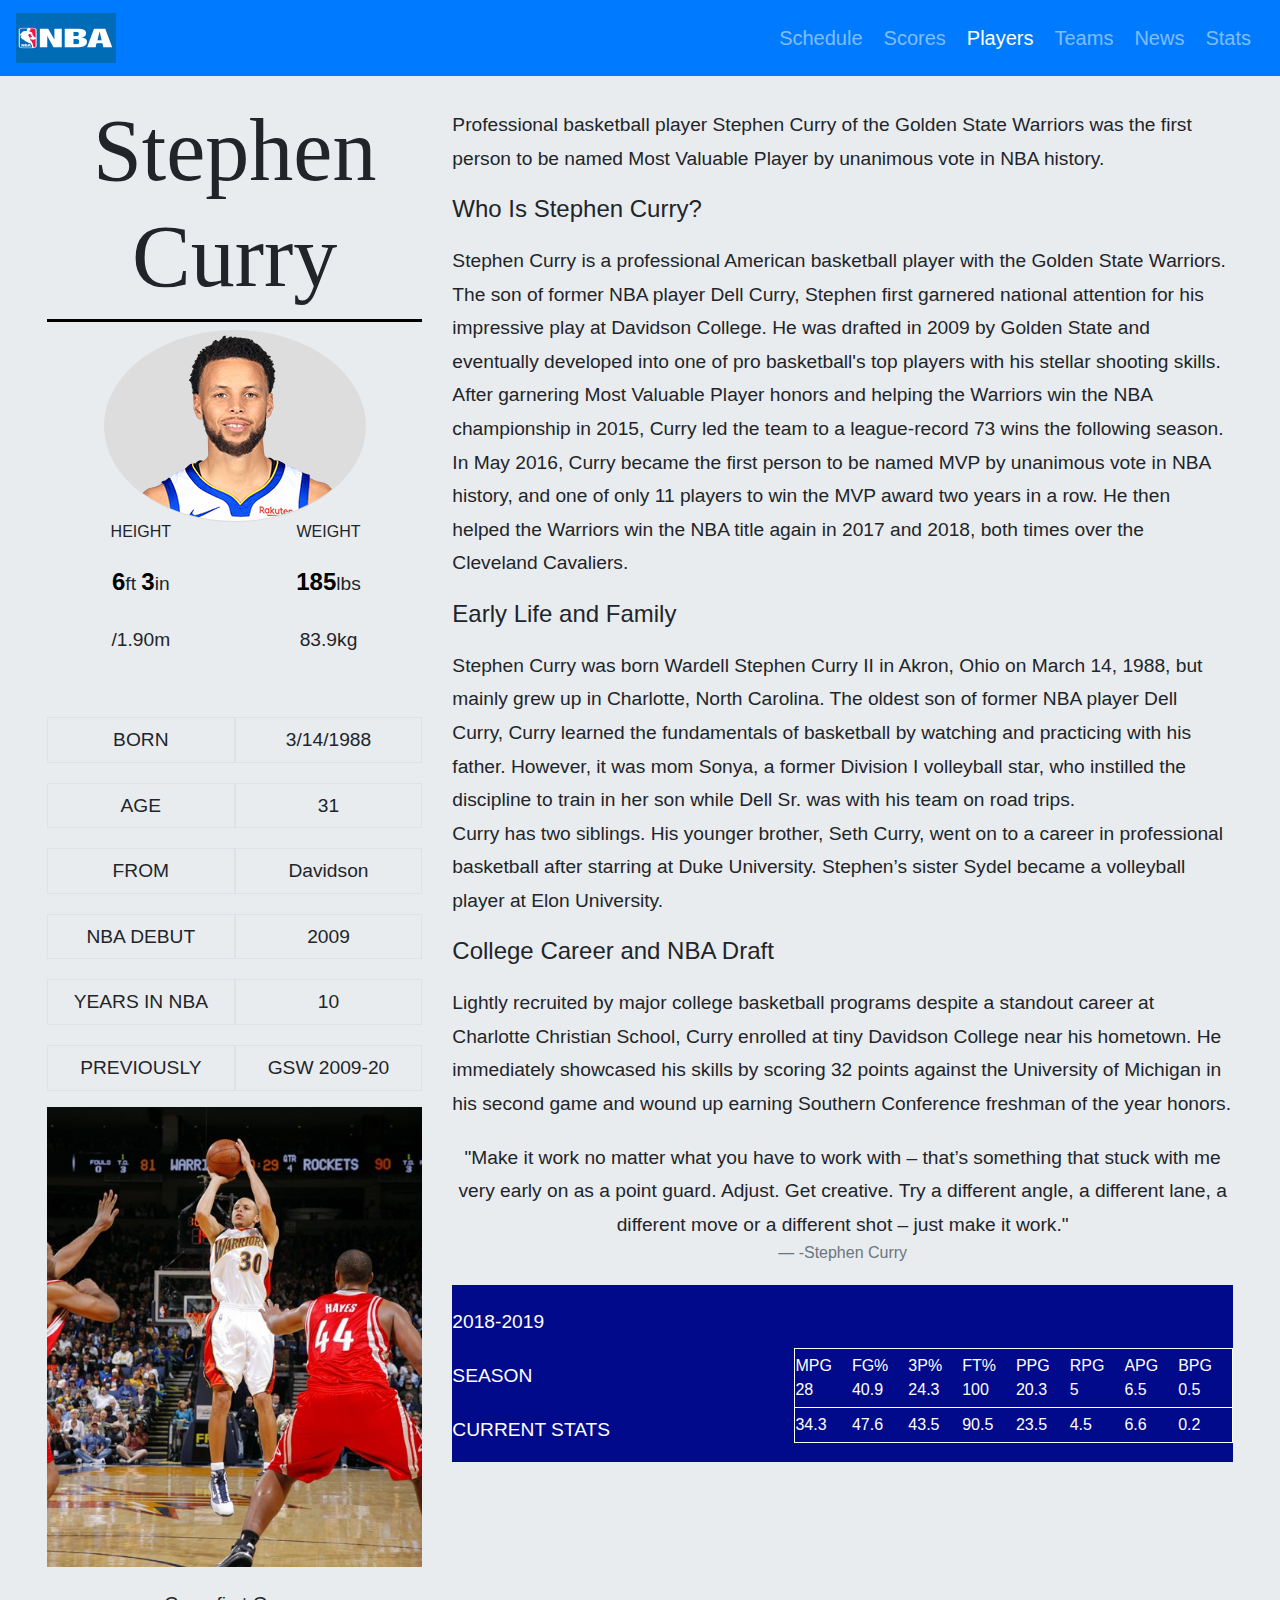
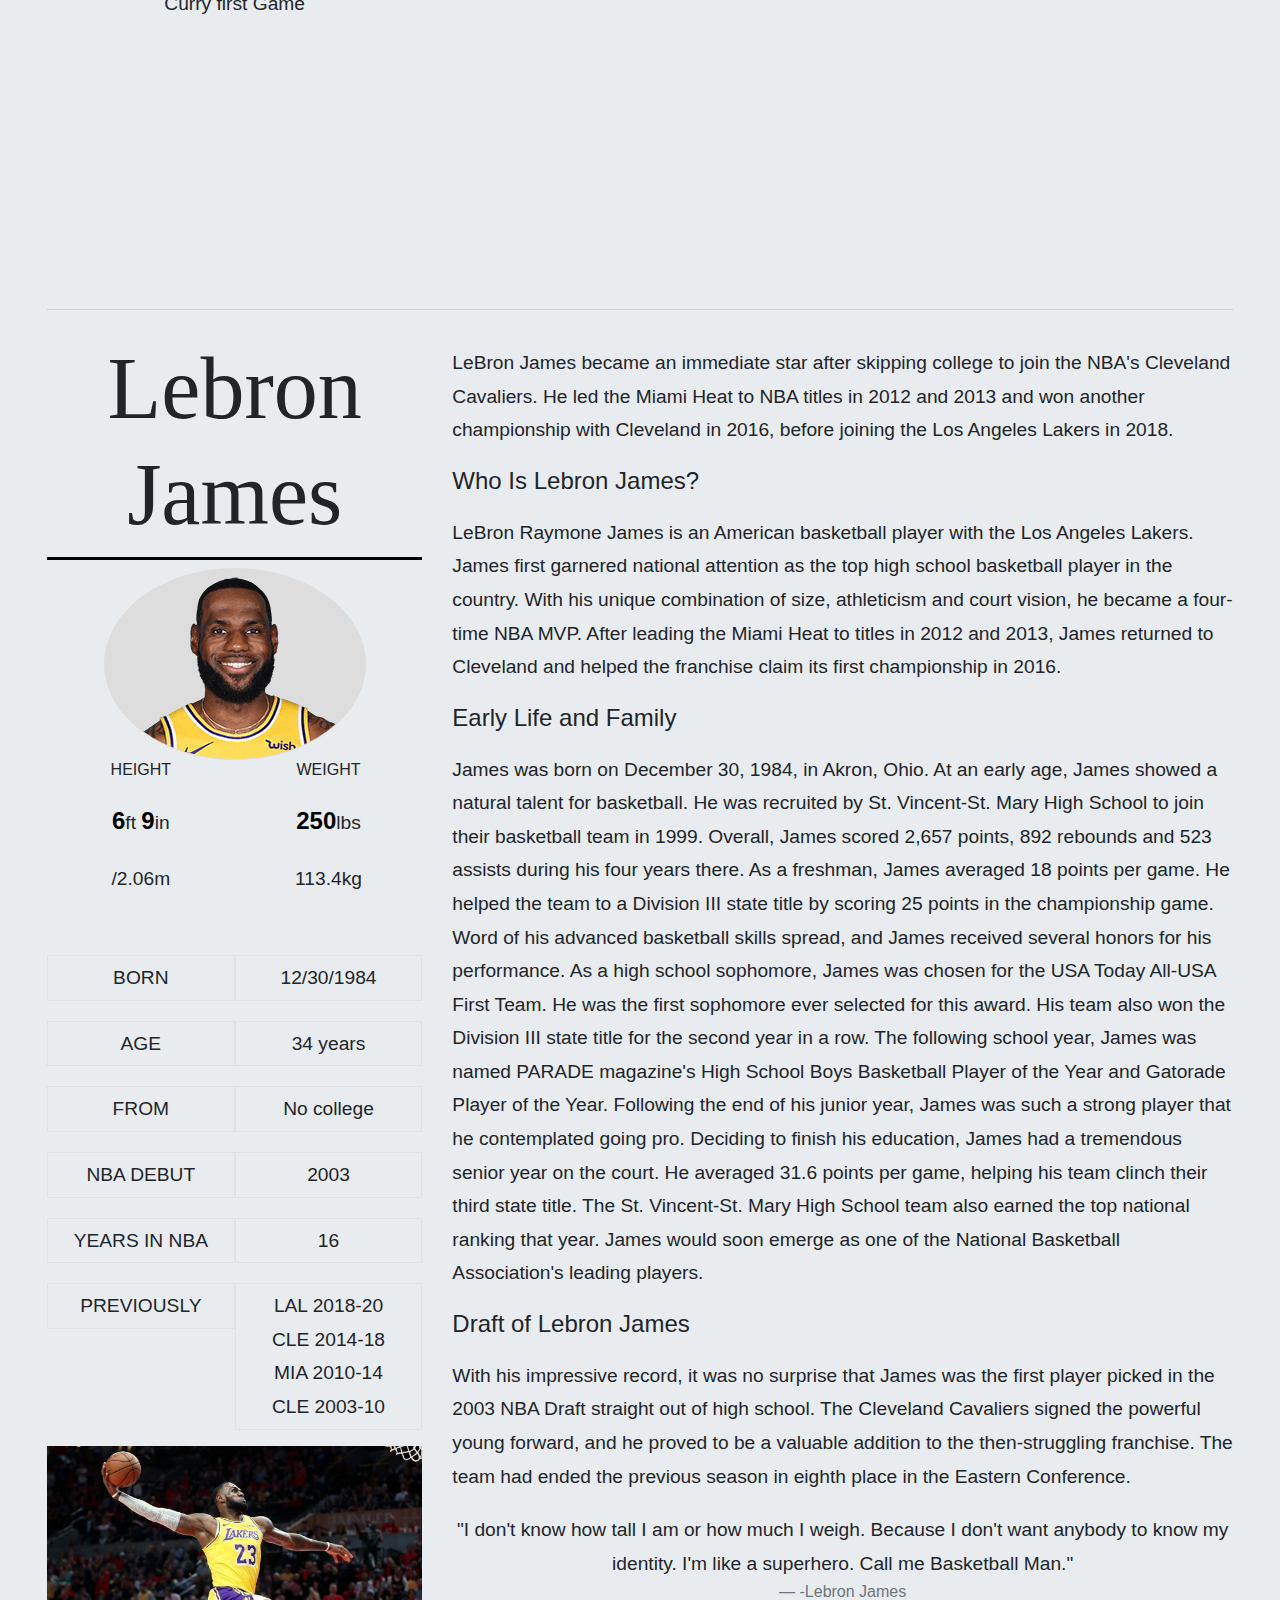
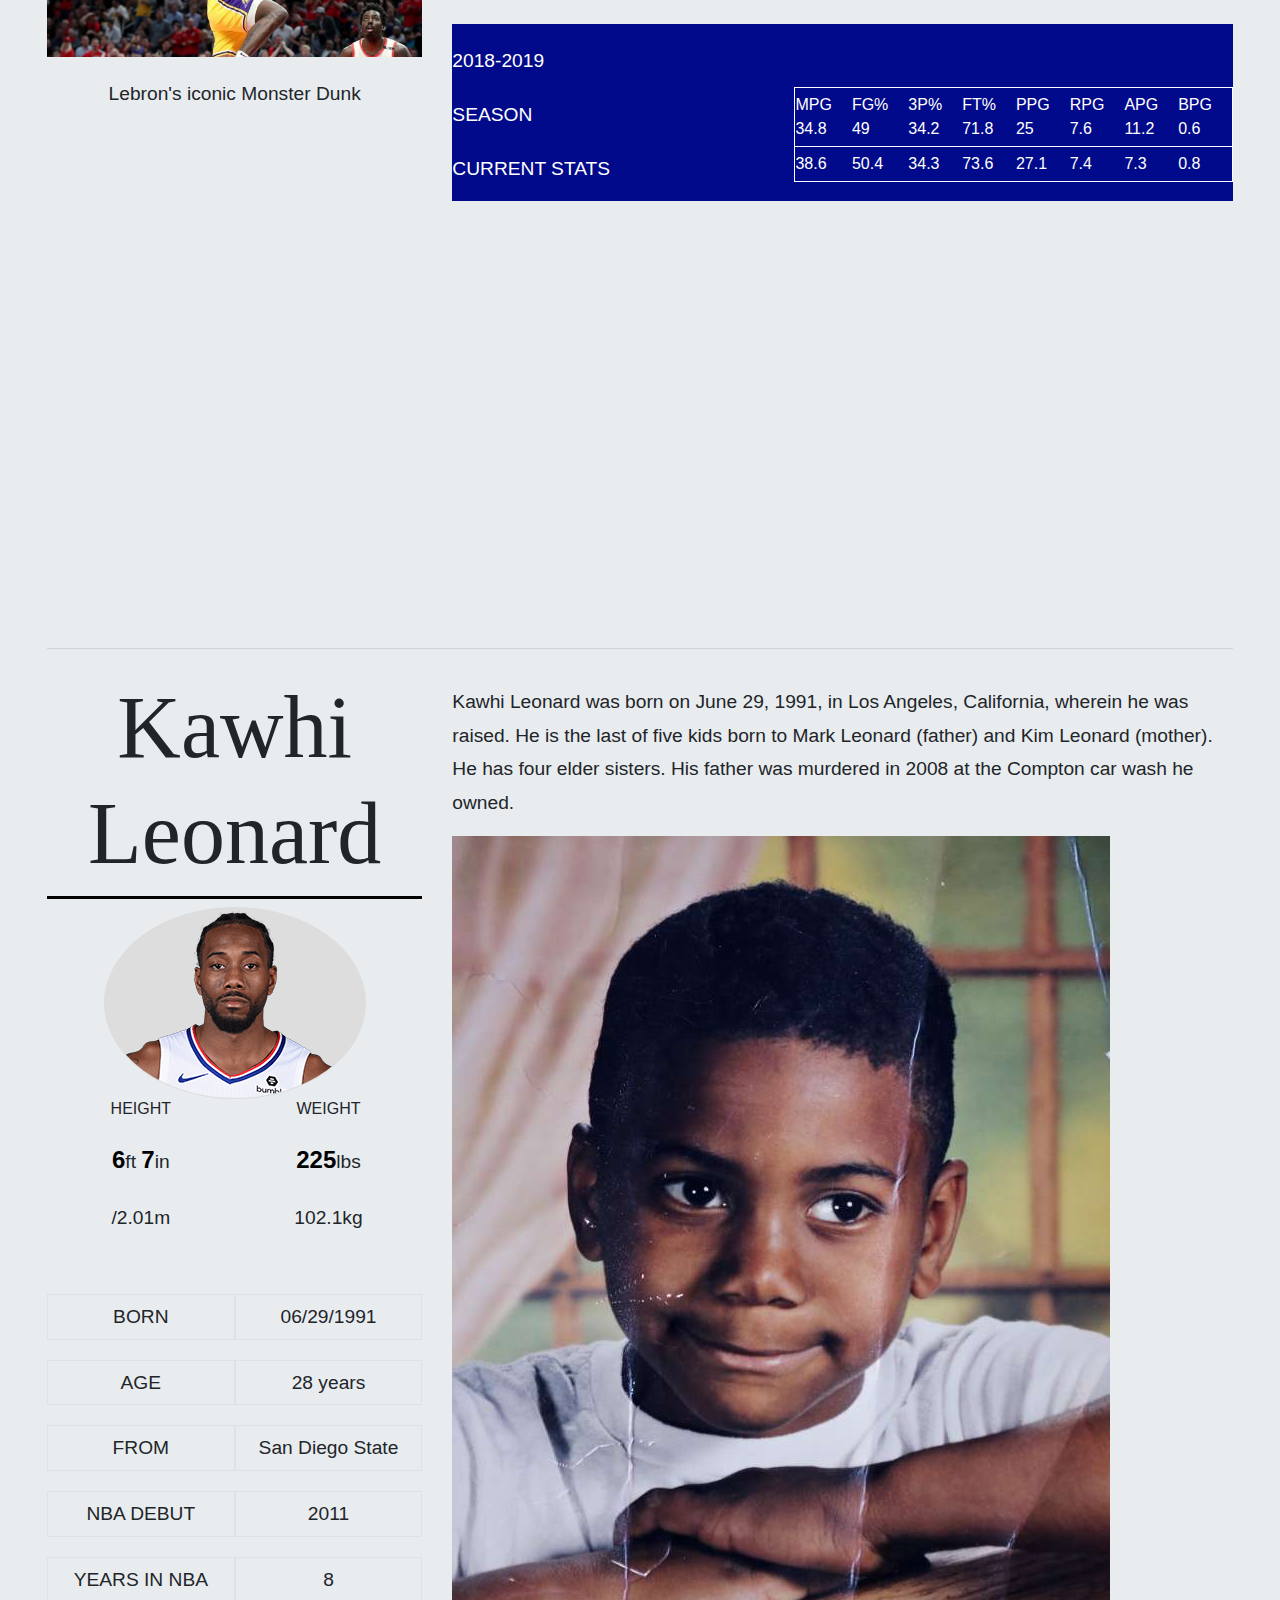
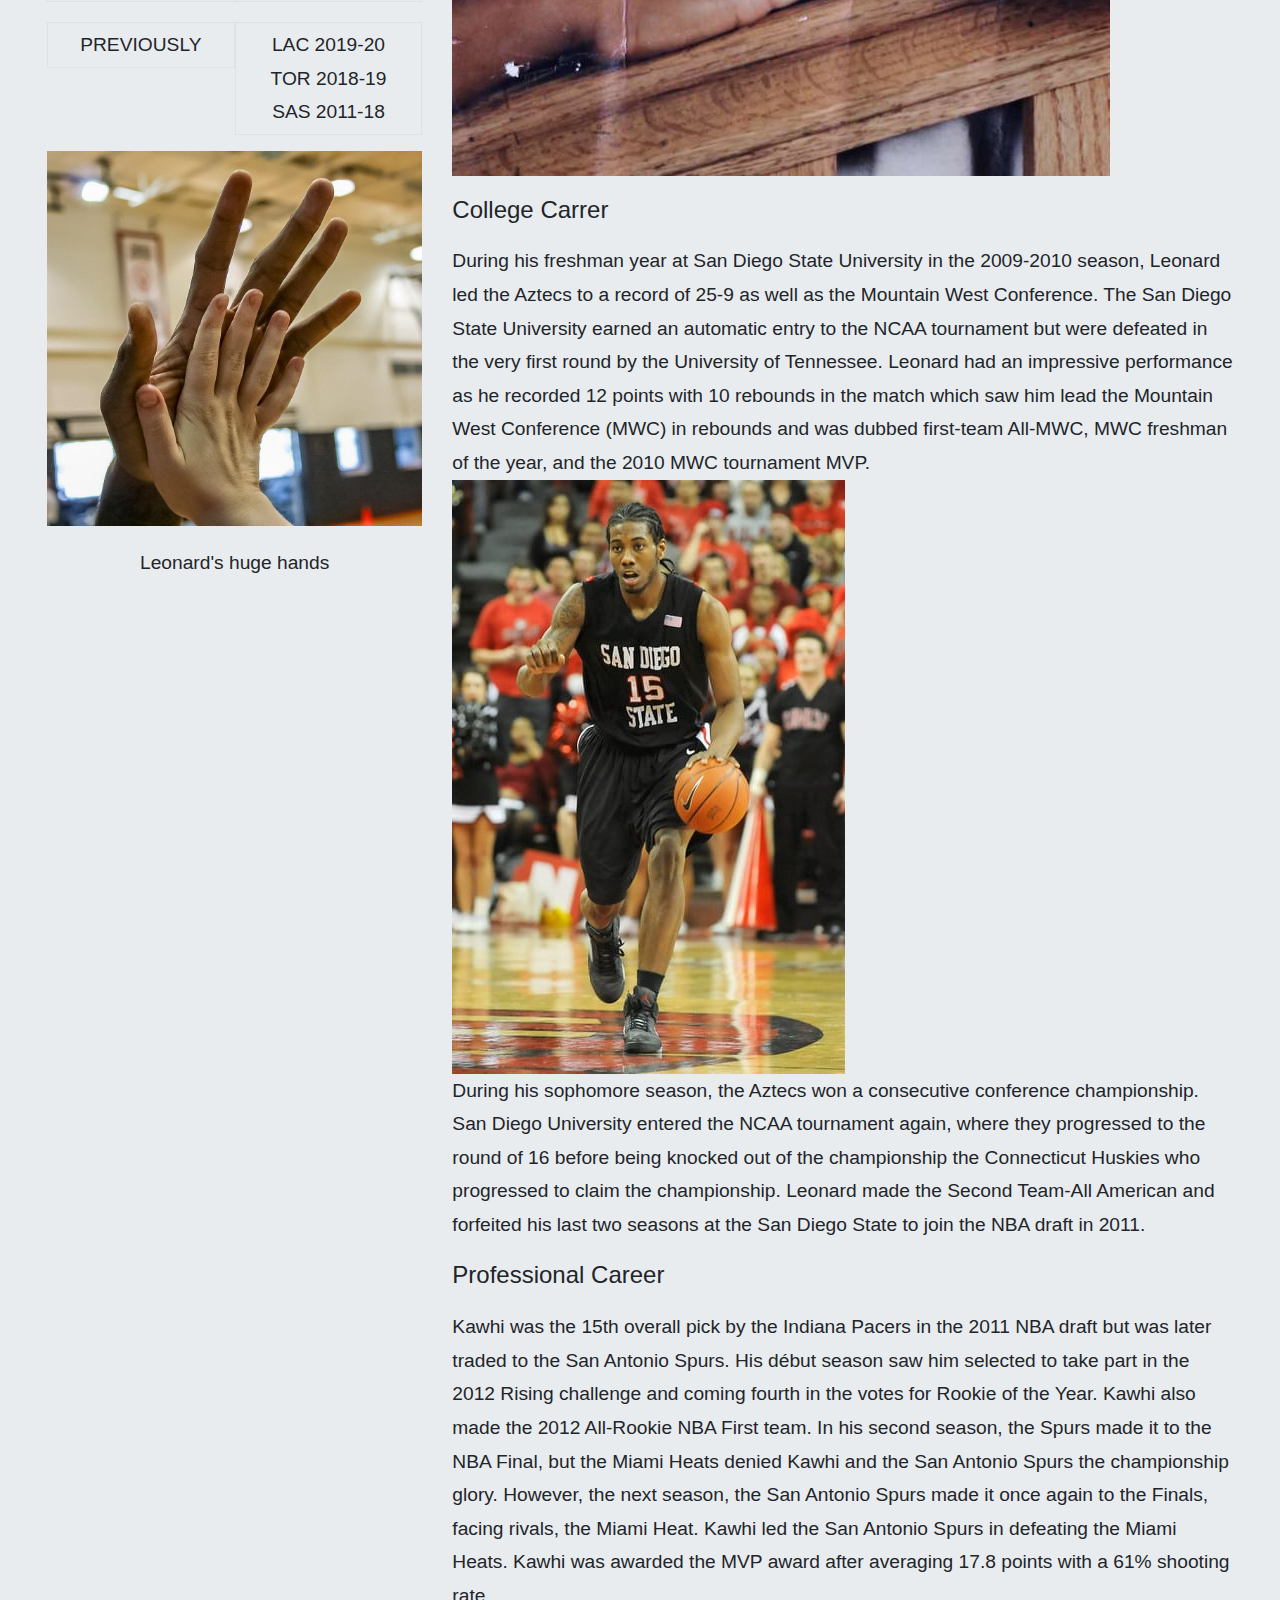
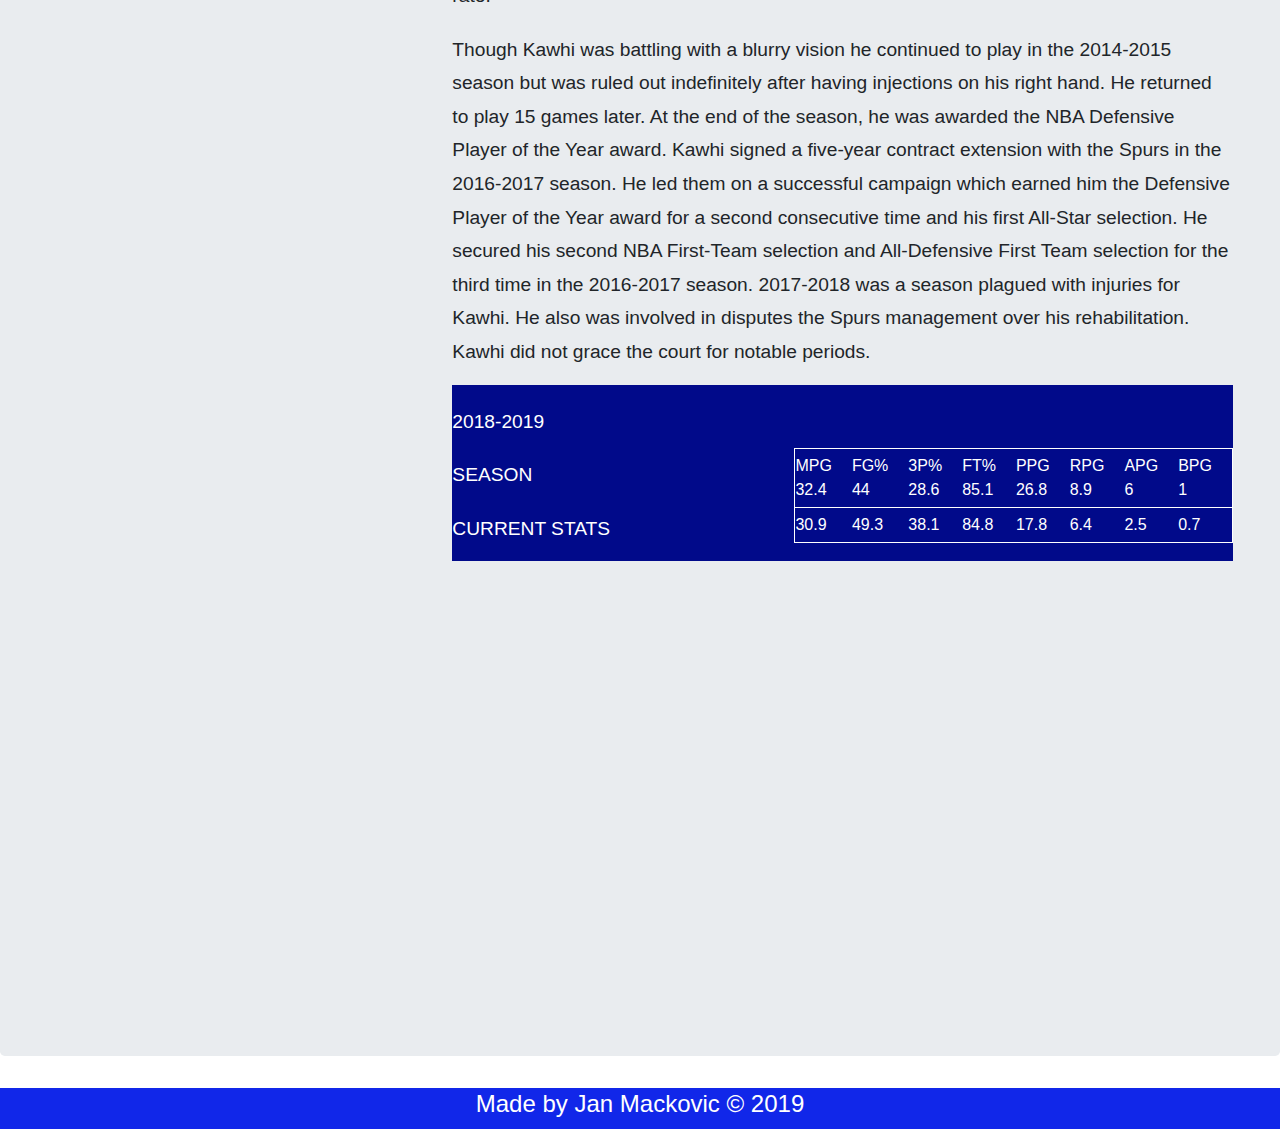
<file: players.html>
<!DOCTYPE html>
<html lang="en">
<head>
    <meta charset="UTF-8">
    <meta name="viewport" content="width=device-width, initial-scale=1, shrink-to-fit=no">
    <meta http-equiv="X-UA-Compatible" content="ie=edge">
    <!-- Latest compiled and minified CSS -->
<link rel="stylesheet" href="https://maxcdn.bootstrapcdn.com/bootstrap/4.3.1/css/bootstrap.min.css">

<!-- jQuery library -->
<script src="https://ajax.googleapis.com/ajax/libs/jquery/3.4.1/jquery.min.js"></script>

<!-- Popper JS -->
<script src="https://cdnjs.cloudflare.com/ajax/libs/popper.js/1.14.7/umd/popper.min.js"></script>

<!-- Latest compiled JavaScript -->
<script src="https://maxcdn.bootstrapcdn.com/bootstrap/4.3.1/js/bootstrap.min.js"></script>
    <link rel="stylesheet" href="style.css">
   
    <link rel="shortcut icon" type="image/x-icon" href="img/NBA.jpg">
    <title>NBA</title>

</head>
<body>
<!--Navbar-->
    <nav class="navbar fixed-top navbar-expand-md navbar-dark bg-primary">
        <a href="index.html" class="navbar-brand"><img src="img/NBA.jpg" id="logo" class="img-fluid" alt=""></a>
        <button class="navbar-toggler" type="button" data-toggle="collapse" data-target="#navMarkup"><span class="navbar-toggler-icon"></span></button>
        <div class="collapse navbar-collapse" id="navMarkup">
                <ul class="navbar-nav ml-auto"> <!--ml-auto pushes ul to the other side of the logo-->
					<li class="nav-item "><a class="nav-link" href="schedule.html">Schedule</a></li>
                    <li class="nav-item"><a class="nav-link" href="scores.html">Scores</a></li>
                    <li class="nav-item active"><a class="nav-link" href="players.html">Players</a></li>
					<li class="nav-item"><a class="nav-link" href="">Teams</a></li>
					<li class="nav-item"><a class="nav-link" href="">News</a></li>
					<li class="nav-item"><a class="nav-link" href="">Stats</a></li>
				</ul>
        </div>

    </nav>
    <br>

    <!--Players-->

    <section id="players">
        <div class="jumbotron">
            <div class="container-fluid">
                <div class="row">
                    <div class="col-lg-4 text-center">
                        <h2 class="display-2">Stephen Curry</h2>
                        <img src="img/curryProfile.png" class="img-fluid p-img" alt="">
                        <div id="specs" ">
                            <div class="first">
                                <h6>HEIGHT</h6>
                                <p><span>6</span>ft <span>3</span>in</p>
                                <p>/1.90m</p>
                                <br>
                                <p class="border">BORN</p>
                                <p class="border">AGE</p>
                                <p class="border">FROM</p>
                                <p class="border">NBA DEBUT</p>
                                <p class="border">YEARS IN NBA</p>
                                <p class="border">PREVIOUSLY</p>
                            </div>

                            <div class="second">
                                <h6>WEIGHT</h6>
                                <p><span>185</span>lbs</p>
                                <p>83.9kg</p>
                                <br>
                                <p class="border">3/14/1988</p>
                                <p class="border">31</p>
                                <p class="border">Davidson</p>
                                <p class="border">2009</p>
                                <p class="border">10</p>
                                <p class="border">GSW 2009-20</p>
                            </div>

                        </div>
                        <img src="img/curry-first.jpg" class="img-fluid" alt="">
                        <p >Curry first Game</p>
                    </div>

                    <div class="col-lg-8" class="info">
                        <p>Professional basketball player Stephen Curry of the Golden State Warriors was the first person to be named Most Valuable Player by unanimous vote in NBA history.</p>
                        <h4>Who Is Stephen Curry?</h4>
                        <p>Stephen Curry is a professional American basketball player with the Golden State Warriors. The son of former NBA player Dell Curry, Stephen first garnered national attention for his impressive play at Davidson College. He was drafted in 2009 by Golden State and eventually developed into one of pro basketball's top players with his stellar shooting skills. After garnering Most Valuable Player honors and helping the Warriors win the NBA championship in 2015, Curry led the team to a league-record 73 wins the following season. In May 2016, Curry became the first person to be named MVP by unanimous vote in NBA history, and one of only 11 players to win the MVP award two years in a row. He then helped the Warriors win the NBA title again in 2017 and 2018, both times over the Cleveland Cavaliers.</p>
                        <h4>Early Life and Family</h4>
                        <p>Stephen Curry was born Wardell Stephen Curry II in Akron, Ohio on March 14, 1988, but mainly grew up in Charlotte, North Carolina. The oldest son of former NBA player Dell Curry, Curry learned the fundamentals of basketball by watching and practicing with his father. However, it was mom Sonya, a former Division I volleyball star, who instilled the discipline to train in her son while Dell Sr. was with his team on road trips. <br>
                            Curry has two siblings. His younger brother, Seth Curry, went on to a career in professional basketball after starring at Duke University. Stephen’s sister Sydel became a volleyball player at Elon University.</p>
                        <h4>College Career and NBA Draft</h4>
                        <p>Lightly recruited by major college basketball programs despite a standout career at Charlotte Christian School, Curry enrolled at tiny Davidson College near his hometown. He immediately showcased his skills by scoring 32 points against the University of Michigan in his second game and wound up earning Southern Conference freshman of the year honors.
                            <blockquote class="blockquote text-center">
                                <p class="mb-0">"Make it work no matter what you have to work with – that’s something that stuck with me very early on as a point guard. Adjust. Get creative. Try a different angle, a different lane, a different move or a different shot – just make it work." </p>
                                <footer class="blockquote-footer">-Stephen Curry</footer>
                            </blockquote>

                        </p>

                        <div class="stats">
                            <div class="first">
                            <p>2018-2019</p>
                            <p>SEASON</p>
                            <p>CURRENT STATS</p>
                            </div>

                            <div class="second">
                                <br>
                                <br>
                                <table >

                                    <tr>
                                        <td>MPG <br> 28</td>
                                        <td>FG% <br>40.9</td>
                                        <td>3P% <br>24.3</td>
                                        <td>FT% <br>100</td>
                                        <td>PPG <br> 20.3</td>
                                        <td>RPG <br>5</td>
                                        <td>APG <br>6.5</td>
                                        <td>BPG <br>0.5</td>
                                    </tr>
                                        <td>34.3</td>
                                        <td>47.6</td>
                                        <td>43.5</td>
                                        <td>90.5</td>
                                        <td>23.5</td>
                                        <td>4.5</td>
                                        <td>6.6</td>
                                        <td>0.2</td>
                                    
                                </table>
                            </div>
                        </div>
                        <br>
                        <iframe width="700" height="400"  src="https://www.youtube.com/embed/2hIrbnVx4k4" frameborder="0" allow="accelerometer; autoplay; encrypted-media; gyroscope; picture-in-picture" allowfullscreen></iframe>


                    </div>
                </div>

                <hr>


                <div class="row">
                        <div class="col-lg-4 text-center">
                            <h2 class="display-2">Lebron James</h2>
                            <img src="img/lebronProfile.png" class="img-fluid p-img" alt="">
                            <div id="specs" ">
                                <div class="first">
                                    <h6>HEIGHT</h6>
                                    <p><span>6</span>ft <span>9</span>in</p>
                                    <p>/2.06m</p>
                                    <br>
                                    <p class="border">BORN</p>
                                    <p class="border">AGE</p>
                                    <p class="border">FROM</p>
                                    <p class="border">NBA DEBUT</p>
                                    <p class="border">YEARS IN NBA</p>
                                    <p class="border">PREVIOUSLY</p>
                                </div>
    
                                <div class="second">
                                    <h6>WEIGHT</h6>
                                    <p><span>250</span>lbs</p>
                                    <p>113.4kg</p>
                                    <br>
                                    <p class="border">12/30/1984</p>
                                    <p class="border">34 years</p>
                                    <p class="border">No college</p>
                                    <p class="border">2003</p>
                                    <p class="border">16</p>
                                    <p class="border">LAL 2018-20
                                        <br>
                                            CLE 2014-18
                                            <br>
                                            MIA 2010-14
                                            <br>
                                            CLE 2003-10</p>
                                </div>
    
                            </div>
                            <img src="img/lebronDunk.jpg" class="img-fluid" alt="">
                            <p >Lebron's iconic Monster Dunk</p>
                        </div>
    
                        <div class="col-lg-8" class="info">
                            <p>LeBron James became an immediate star after skipping college to join the NBA's Cleveland Cavaliers. He led the Miami Heat to NBA titles in 2012 and 2013 and won another championship with Cleveland in 2016, before joining the Los Angeles Lakers in 2018.</p>
                            <h4>Who Is Lebron James?</h4>
                            <p>LeBron Raymone James is an American basketball player with the Los Angeles Lakers. James first garnered national attention as the top high school basketball player in the country. With his unique combination of size, athleticism and court vision, he became a four-time NBA MVP. After leading the Miami Heat to titles in 2012 and 2013, James returned to Cleveland and helped the franchise claim its first championship in 2016.</p>
                            <h4>Early Life and Family</h4>
                            <p>James was born on December 30, 1984, in Akron, Ohio. At an early age, James showed a natural talent for basketball. He was recruited by St. Vincent-St. Mary High School to join their basketball team in 1999. Overall, James scored 2,657 points, 892 rebounds and 523 assists during his four years there.

                                    As a freshman, James averaged 18 points per game. He helped the team to a Division III state title by scoring 25 points in the championship game. Word of his advanced basketball skills spread, and James received several honors for his performance.
                                    
                                    As a high school sophomore, James was chosen for the USA Today All-USA First Team. He was the first sophomore ever selected for this award. His team also won the Division III state title for the second year in a row.
                                    The following school year, James was named PARADE magazine's High School Boys Basketball Player of the Year and Gatorade Player of the Year. Following the end of his junior year, James was such a strong player that he contemplated going pro.

Deciding to finish his education, James had a tremendous senior year on the court. He averaged 31.6 points per game, helping his team clinch their third state title. The St. Vincent-St. Mary High School team also earned the top national ranking that year. James would soon emerge as one of the National Basketball Association's leading players.


                                    </p>
                            <h4>Draft of Lebron James</h4>
                            <p>With his impressive record, it was no surprise that James was the first player picked in the 2003 NBA Draft straight out of high school. The Cleveland Cavaliers signed the powerful young forward, and he proved to be a valuable addition to the then-struggling franchise. The team had ended the previous season in eighth place in the Eastern Conference.

                                <blockquote class="blockquote text-center">
                                    <p class="mb-0">"I don't know how tall I am or how much I weigh. Because I don't want anybody to know my identity. I'm like a superhero. Call me Basketball Man." </p>
                                    <footer class="blockquote-footer">-Lebron James</footer>
                                </blockquote>
    
                            </p>
    
                            <div class="stats">
                                <div class="first">
                                <p>2018-2019</p>
                                <p>SEASON</p>
                                <p>CURRENT STATS</p>
                                </div>
    
                                <div class="second">
                                    <br>
                                    <br>
                                    <table >
    
                                        <tr>
                                            <td>MPG <br> 34.8</td>
                                            <td>FG% <br>49</td>
                                            <td>3P% <br>34.2</td>
                                            <td>FT% <br>71.8</td>
                                            <td>PPG <br> 25</td>
                                            <td>RPG <br>7.6</td>
                                            <td>APG <br>11.2</td>
                                            <td>BPG <br>0.6</td>
                                        </tr>
                                            <td>38.6</td>
                                            <td>50.4</td>
                                            <td>34.3</td>
                                            <td>73.6</td>
                                            <td>27.1</td>
                                            <td>7.4</td>
                                            <td>7.3</td>
                                            <td>0.8</td>
                                        
                                    </table>
                                </div>
                            </div>
                            <br>
                            <iframe width="700" height="400" src="https://www.youtube.com/embed/mE295ggKbHU" frameborder="0" allow="accelerometer; autoplay; encrypted-media; gyroscope; picture-in-picture" allowfullscreen></iframe>
    
    
                        </div>
                    </div>
                    <hr>

                    <div class="row">
                            <div class="col-lg-4 text-center">
                                <h2 class="display-2">Kawhi Leonard</h2>
                                <img src="img/kawhiProfile.png" class="img-fluid p-img" alt="">
                                <div id="specs" ">
                                    <div class="first">
                                        <h6>HEIGHT</h6>
                                        <p><span>6</span>ft <span>7</span>in</p>
                                        <p>/2.01m</p>
                                        <br>
                                        <p class="border">BORN</p>
                                        <p class="border">AGE</p>
                                        <p class="border">FROM</p>
                                        <p class="border">NBA DEBUT</p>
                                        <p class="border">YEARS IN NBA</p>
                                        <p class="border">PREVIOUSLY</p>
                                    </div>
        
                                    <div class="second">
                                        <h6>WEIGHT</h6>
                                        <p><span>225</span>lbs</p>
                                        <p>102.1kg</p>
                                        <br>
                                        <p class="border">06/29/1991
                                            </p>
                                        <p class="border">28 years</p>
                                        <p class="border">
                                                San Diego State</p>
                                        <p class="border">2011</p>
                                        <p class="border">8</p>
                                        <p class="border">
                                                LAC 2019-20
                                                <br>
                                                TOR 2018-19
                                                <br>
                                                SAS 2011-18</p>
                                    </div>
        
                                </div>
                                <img src="img/hands.jpg" class="img-fluid" alt="">
                                <p >Leonard's huge hands</p>
                            </div>
        
                            <div class="col-lg-8" class="info">
                                
                                <p>Kawhi Leonard was born on June 29, 1991, in Los Angeles, California, wherein he was raised. He is the last of five kids born to Mark Leonard (father) and Kim Leonard (mother). He has four elder sisters. His father was murdered in 2008 at the Compton car wash he owned.</p>
                                <img src="img/littleKawhi.jpg" alt="" class="img-fluid">
                                <h4>College Carrer</h4>
                                <p>During his freshman year at San Diego State University in the 2009-2010 season, Leonard led the Aztecs to a record of 25-9 as well as the Mountain West Conference. The San Diego State University earned an automatic entry to the NCAA tournament but were defeated in the very first round by the University of Tennessee. Leonard had an impressive performance as he recorded 12 points with 10 rebounds in the match which saw him lead the Mountain West Conference (MWC) in rebounds and was dubbed first-team All-MWC, MWC freshman of the year, and the 2010 MWC tournament MVP.
                                    <br>
                                    <img src="img/collegeKawhi.jpg" class="img-fluid" alt="">
                                    <br>
                                    During his sophomore season, the Aztecs won a consecutive conference championship. San Diego University entered the NCAA tournament again, where they progressed to the round of 16 before being knocked out of the championship the Connecticut Huskies who progressed to claim the championship. Leonard made the Second Team-All American and forfeited his last two seasons at the San Diego State to join the NBA draft in 2011.
                                    </p>
                                <h4>Professional Career</h4>
                                <p>Kawhi was the 15th overall pick by the Indiana Pacers in the 2011 NBA draft but was later traded to the San Antonio Spurs. His début season saw him selected to take part in the 2012 Rising challenge and coming fourth in the votes for Rookie of the Year. Kawhi also made the 2012 All-Rookie NBA First team. In his second season, the Spurs made it to the NBA Final, but the Miami Heats denied Kawhi and the San Antonio Spurs the championship glory. However, the next season, the San Antonio Spurs made it once again to the Finals, facing rivals, the Miami Heat. Kawhi led the San Antonio Spurs in defeating the Miami Heats. Kawhi was awarded the MVP award after averaging 17.8 points with a 61% shooting rate.</p>
                                <p>Though Kawhi was battling with a blurry vision he continued to play in the 2014-2015 season but was ruled out indefinitely after having injections on his right hand. He returned to play 15 games later. At the end of the season, he was awarded the NBA Defensive Player of the Year award. Kawhi signed a five-year contract extension with the Spurs in the 2016-2017 season. He led them on a successful campaign which earned him the Defensive Player of the Year award for a second consecutive time and his first All-Star selection. He secured his second NBA First-Team selection and All-Defensive First Team selection for the third time in the 2016-2017 season. 2017-2018 was a season plagued with injuries for Kawhi. He also was involved in disputes the Spurs management over his rehabilitation. Kawhi did not grace the court for notable periods.</p>
                                
        
                                <div class="stats">
                                    <div class="first">
                                    <p>2018-2019</p>
                                    <p>SEASON</p>
                                    <p>CURRENT STATS</p>
                                    </div>
        
                                    <div class="second">
                                        <br>
                                        <br>
                                        <table >
        
                                            <tr>
                                                <td>MPG <br> 32.4</td>
                                                <td>FG% <br>44</td>
                                                <td>3P% <br>28.6</td>
                                                <td>FT% <br>85.1</td>
                                                <td>PPG <br> 26.8</td>
                                                <td>RPG <br>8.9</td>
                                                <td>APG <br>6</td>
                                                <td>BPG <br>1</td>
                                            </tr>
                                                <td>30.9</td>
                                                <td>49.3</td>
                                                <td>38.1</td>
                                                <td>84.8</td>
                                                <td>17.8</td>
                                                <td>6.4</td>
                                                <td>2.5</td>
                                                <td>0.7</td>
                                            
                                        </table>
                                    </div>
                                </div>
                                <br>
                                <iframe width="700" height="400" src="https://www.youtube.com/embed/g9ImIFYTBNA" frameborder="0" allow="accelerometer; autoplay; encrypted-media; gyroscope; picture-in-picture" allowfullscreen></iframe>
        
        
                            </div>
                        </div>    


                




            </div>


        </div>

    </section>






    <footer id="footer">
        
        <h4>Made by Jan Mackovic &copy; 2019</h4>
    
</footer>




    </body>
    </html>
</file>
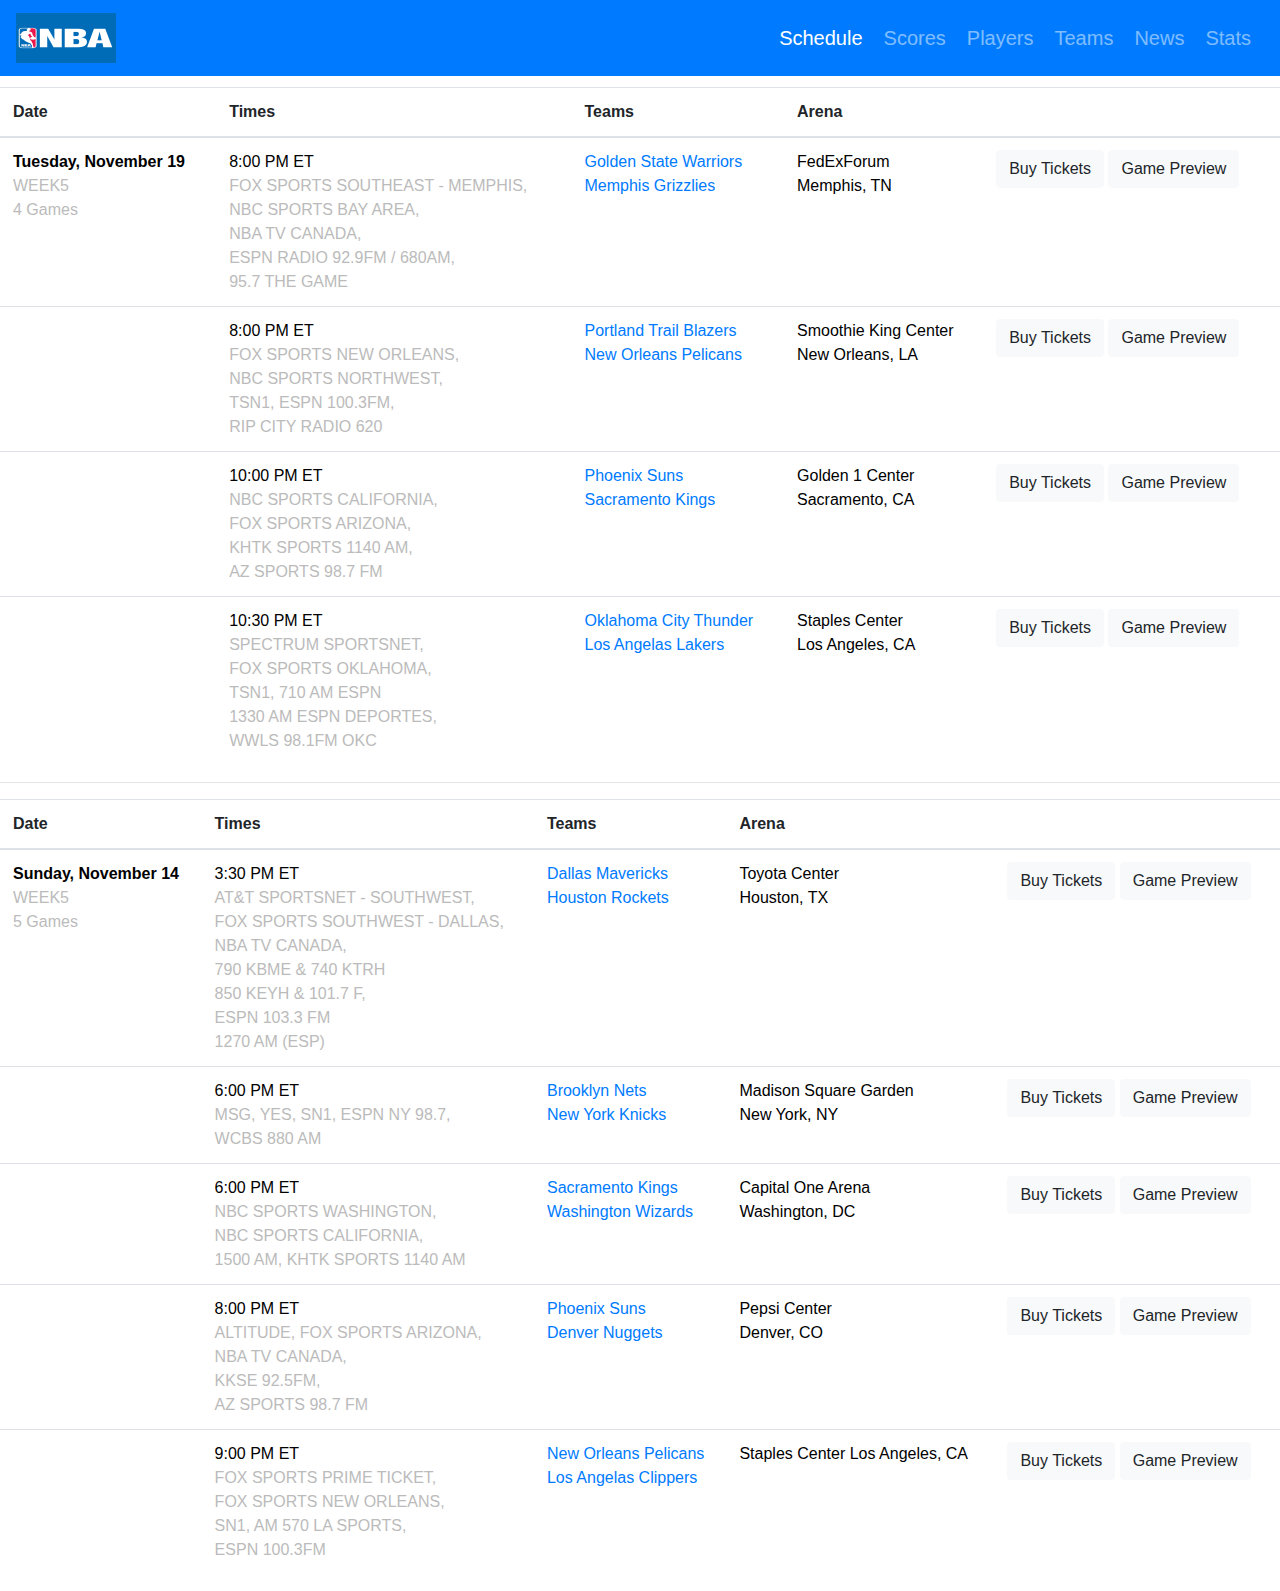
<file: schedule.html>
<!DOCTYPE html>
<html lang="en">
<head>
    <meta charset="UTF-8">
    <meta name="viewport" content="width=device-width, initial-scale=1, shrink-to-fit=no">
    <meta http-equiv="X-UA-Compatible" content="ie=edge">
    <!-- Latest compiled and minified CSS -->
<link rel="stylesheet" href="https://maxcdn.bootstrapcdn.com/bootstrap/4.3.1/css/bootstrap.min.css">

<!-- jQuery library -->
<script src="https://ajax.googleapis.com/ajax/libs/jquery/3.4.1/jquery.min.js"></script>

<!-- Popper JS -->
<script src="https://cdnjs.cloudflare.com/ajax/libs/popper.js/1.14.7/umd/popper.min.js"></script>

<!-- Latest compiled JavaScript -->
<script src="https://maxcdn.bootstrapcdn.com/bootstrap/4.3.1/js/bootstrap.min.js"></script>
    <link rel="stylesheet" href="style.css">
   
    <link rel="shortcut icon" type="image/x-icon" href="img/NBA.jpg">
    <title>NBA</title>

</head>
<body>
<!--Navbar-->
    <nav class="navbar fixed-top navbar-expand-md navbar-dark bg-primary">
        <a href="index.html" class="navbar-brand"><img src="img/NBA.jpg" id="logo" class="img-fluid" alt=""></a>
        <button class="navbar-toggler" type="button" data-toggle="collapse" data-target="#navMarkup"><span class="navbar-toggler-icon"></span></button>
        <div class="collapse navbar-collapse" id="navMarkup">
                <ul class="navbar-nav ml-auto"> <!--ml-auto pushes ul to the other side of the logo-->
					<li class="nav-item active "><a class="nav-link" href="schedule.html">Schedule</a></li>
                    <li class="nav-item"><a class="nav-link" href="scores.html">Scores</a></li>
                    <li class="nav-item"><a class="nav-link" href="players.html">Players</a></li>
					<li class="nav-item"><a class="nav-link" href="teams.html">Teams</a></li>
					<li class="nav-item"><a class="nav-link" href="news.html">News</a></li>
					<li class="nav-item"><a class="nav-link" href="stats.html">Stats</a></li>
				</ul>
        </div>

    </nav>
    <br>
    <br>
    <br>

    <section id="schedule">
       
            
                <table class="table">
                    <thead>
                    <tr>
                        <th>Date</th>
                        <th>Times</th>
                        <th>Teams</th>
                        <th>Arena</th>
                        <th></th>
                    </tr>
                </thead>
                <tbody>
                    <tr>
                        <td><p><strong>Tuesday, November 19</strong> <br>
                        <span>WEEK5</span> <br>
                        <span>4 Games</span>
                        </td>
                        <div class="game-info">
                            <td>8:00 PM ET <br>
                                <span>FOX SPORTS SOUTHEAST - MEMPHIS,
                                <br> NBC SPORTS BAY AREA, <br> NBA TV CANADA,<br>
                                 ESPN RADIO 92.9FM / 680AM,<br> 95.7 THE GAME </span></td>
                        <td><a href="https://www.nba.com/warriors/">Golden State Warriors</a>
                        <br><a href="https://www.nba.com/grizzlies/">Memphis Grizzlies</a>
                        </td>
                        <td>FedExForum <br>
                                Memphis, TN</td>
                                <td><a href="" class="btn btn-light">Buy Tickets</a>
                                <a href="" class="btn btn-light">Game Preview</a>
                                </td>
                               
                        </div>
                    </tr>

                    <tr>
                            <td>
                            
                            </td>
                            <div class="game-info">
                                <td>8:00 PM ET <br>
                                    <span>FOX SPORTS NEW ORLEANS,<br> NBC SPORTS NORTHWEST, <br> TSN1, ESPN 100.3FM, <br> RIP CITY RADIO 620</span></td>
                            <td><a href="https://www.nba.com/blazers/">Portland Trail Blazers</a>
                            <br><a href="https://www.nba.com/pelicans/">New Orleans Pelicans</a>
                            </td>
                            <td>Smoothie King Center <br>
                                    New Orleans, LA </td>
                                    <td><a href="" class="btn btn-light">Buy Tickets</a>
                                    <a href="" class="btn btn-light">Game Preview</a>
                                    </td>
                                   
                            </div>
                        </tr>

                        <tr>
                                <td>
                                
                                </td>
                                <div class="game-info">
                                    <td>10:00 PM ET <br>
                                        <span>NBC SPORTS CALIFORNIA,<br> FOX SPORTS ARIZONA,<br> KHTK SPORTS 1140 AM,<br> AZ SPORTS 98.7 FM</span></td>
                                <td><a href="https://www.nba.com/suns/">Phoenix Suns</a>
                                <br><a href="https://www.nba.com/kings/">Sacramento Kings</a>
                                </td>
                                <td>Golden 1 Center <br>
                                        Sacramento, CA</td>
                                        <td><a href="" class="btn btn-light">Buy Tickets</a>
                                        <a href="" class="btn btn-light">Game Preview</a>
                                        </td>
                                       
                                </div>
                            </tr>

                            <tr>
                                    <td>
                                    
                                    </td>
                                    <div class="game-info">
                                        <td>10:30 PM ET <br>
                                            <span>SPECTRUM SPORTSNET,<br> FOX SPORTS OKLAHOMA,<br> TSN1, 710 AM ESPN <br> 1330 AM ESPN DEPORTES,<br> WWLS 98.1FM OKC</span></td>
                                    <td><a href="https://www.nba.com/thunder/">Oklahoma City Thunder</a>
                                    <br><a href="https://www.nba.com/lakers/">Los Angelas Lakers</a>
                                    </td>
                                    <td>Staples Center <br>
                                            Los Angeles, CA </td>
                                            <td><a href="" class="btn btn-light">Buy Tickets</a>
                                            <a href="" class="btn btn-light">Game Preview</a>
                                            </td>
                                           
                                    </div>
                                </tr>
                    

                </tbody>
                </table>

                <hr>

                <table class="table">
                        <thead>
                        <tr>
                            <th>Date</th>
                            <th>Times</th>
                            <th>Teams</th>
                            <th>Arena</th>
                            <th></th>
                        </tr>
                    </thead>
                    <tbody>
                        <tr>
                            <td><p><strong>Sunday, November 14</strong> <br>
                            <span>WEEK5</span> <br>
                            <span>5 Games</span>
                            </td>
                            <div class="game-info">
                                <td>3:30 PM ET <br>
                                    <span>AT&T SPORTSNET - SOUTHWEST,<br> FOX SPORTS SOUTHWEST - DALLAS, <br> NBA TV CANADA, <br> 790 KBME & 740 KTRH <br> 850 KEYH & 101.7 F, <br> ESPN 103.3 FM <br> 1270 AM (ESP)</span></td>
                            <td><a href="https://www.nba.com/mavericks/">Dallas Mavericks</a>
                            <br><a href="https://www.nba.com/rockets/">Houston Rockets</a>
                            </td>
                            <td>Toyota Center <br>
                                    Houston, TX</td>
                                    <td><a href="" class="btn btn-light">Buy Tickets</a>
                                    <a href="" class="btn btn-light">Game Preview</a>
                                    </td>
                                   
                            </div>
                        </tr>
    
                        <tr>
                                <td>
                                
                                </td>
                                <div class="game-info">
                                    <td>6:00 PM ET <br>
                                        <span>MSG, YES, SN1, ESPN NY 98.7,<br> WCBS 880 AM</span></td>
                                        
                                <td><a href="https://www.nba.com/nets/">Brooklyn Nets</a>
                                <br><a href="https://www.nba.com/knicks/">New York Knicks</a>
                                </td>
                                <td>Madison Square Garden <br>
                                        New York, NY</td>
                                        <td><a href="" class="btn btn-light">Buy Tickets</a>
                                        <a href="" class="btn btn-light">Game Preview</a>
                                        </td>
                                       
                                </div>
                            </tr>
    
                            <tr>
                                    <td>
                                    
                                    </td>
                                    <div class="game-info">
                                        <td>6:00 PM ET <br>
                                            <span>NBC SPORTS WASHINGTON, <br> NBC SPORTS CALIFORNIA, <br> 1500 AM, KHTK SPORTS 1140 AM</span></td>
                                    <td><a href="https://www.nba.com/kings/">Sacramento Kings</a>
                                    <br><a href="https://www.nba.com/wizards/">Washington Wizards</a>
                                    </td>
                                    <td>Capital One Arena <br>
                                            Washington, DC</td>
                                            <td><a href="" class="btn btn-light">Buy Tickets</a>
                                            <a href="" class="btn btn-light">Game Preview</a>
                                            </td>
                                           
                                    </div>
                                </tr>
    
                                <tr>
                                        <td>
                                        
                                        </td>
                                        <div class="game-info">
                                            <td>8:00 PM ET <br>
                                                <span>ALTITUDE, FOX SPORTS ARIZONA, <br> NBA TV CANADA, <br> KKSE 92.5FM, <br> AZ SPORTS 98.7 FM</span></td>
                                        <td><a href="https://www.nba.com/suns/">Phoenix Suns</a>
                                        <br><a href="https://www.nba.com/nuggets/">Denver Nuggets</a>
                                        </td>
                                        <td>Pepsi Center <br>
                                                Denver, CO</td>
                                                <td><a href="" class="btn btn-light">Buy Tickets</a>
                                                <a href="" class="btn btn-light">Game Preview</a>
                                                </td>
                                               
                                        </div>
                                    </tr>

                                    <tr>
                                            <td>
                                            
                                            </td>
                                            <div class="game-info">
                                                <td>9:00 PM ET <br>
                                                    <span>FOX SPORTS PRIME TICKET, <br> FOX SPORTS NEW ORLEANS, <br> SN1, AM 570 LA SPORTS, <br> ESPN 100.3FM</span></td>
                                            <td><a href="https://www.nba.com/pelicans/">New Orleans Pelicans</a>
                                            <br><a href="https://www.nba.com/clippers/">Los Angelas Clippers</a>
                                            </td>
                                            <td>Staples Center
                                                    Los Angeles, CA</td>
                                                    <td><a href="" class="btn btn-light">Buy Tickets</a>
                                                    <a href="" class="btn btn-light">Game Preview</a>
                                                    </td>
                                                   
                                            </div>
                                        </tr>
                        
    
                    </tbody>
                    </table>

                
            
        
    </section>


    </body>
    </html>
</file>
<file: style.css>
#logo{
    width:100px;
    height: 50px;
}

nav a.nav-link:hover{
    border-bottom: 2px solid #fff;

}

nav a.nav-link{
    font-size:1.25rem;
    padding:5px;
    margin-right: 5px;
}

.carousel-caption{
    position: absolute;
    top:50%;
    text-align: center;
}

.log{
    width:100px;
    height:100px;
}

*{
    padding: 0;
    margin:0;
    font-family: Verdana, Geneva, Tahoma, sans-serif;
}



.padding{
    padding-top:5px;
}

.carousel-caption p{
    font-size:1.5rem;
    font-family: Impact, Haettenschweiler, 'Arial Narrow Bold', sans-serif;
    font-weight: 500;
    
}

.jumbotron h2{
    border-bottom: 3px solid #010101;
}
.jumbotron a{
    text-decoration: none;
    color:#000;
    }

.jumbotron a:hover{
    color:rgb(31, 27, 231);
    border-bottom:1px solid #ddd;
    text-decoration: none;
}    

.game{
    border: 1px solid gray;
    
    
}

.mvp{
    background: #ccc;
}

span{
    color:#bbb;
}

.winner{
    font-weight: 900;
    font-family: Impact, Haettenschweiler, 'Arial Narrow Bold', sans-serif;
}

#footer{
    margin: 0;
    padding:2px;
    text-align: center;
    background: rgb(17, 39, 233);
    color:#fff;
}



.display-4{
    border-bottom:2px solid #222;
    padding:5px;
    border-width: 75%;
}

.display-2{
    font-family: cursive;
    border-bottom:4px solid #222;
    padding:10px;
    border-width: 75%;
}

#results{
    margin-top: 30px;
}

#players .p-img{
    background: #ddd;
    border:1px solid #ddd;
    border-radius: 50%;

}

#players #specs{
    display: grid;
    grid-template-columns: repeat(2,1fr);
}

#players span{
    font-size:1.5rem;
    color:#000;
    font-weight: 600;
}

#players .border{
    border-bottom: 1px solid #aaa;
    padding:5px;
}

 #players  p{
     line-height: 1.75;
    margin-top:20px;
    font-size: 1.2rem;
}

#players h4{
    margin: 20px 0;
    font-family: Impact, Haettenschweiler, 'Arial Narrow Bold', sans-serif;
}

.stats{
    background:rgb(1, 10, 138);
    color:#fff;
    display: grid;
    grid-template-columns: repeat(2,1fr);
}

table{
    margin-top:15px;
}


table td{
    padding-right:20px;
    padding-top:5px;
    padding-bottom: 5px;
    color:#fff;
    
    
}

table tr{
    border:1px solid #fff;
}



@media(max-width:900px){
    iframe{
        width:400px;
    }
}

section #schedule{
    color:#ddd;
}

#schedule td{
    color:#000;
}

 table .game-info{
    border-bottom:2px solid rgb(0, 0, 0);
}

span #date-19{
    color:rgb(22, 0, 146);
    font-family: Impact, Haettenschweiler, 'Arial Narrow Bold', sans-serif;
}
</file>
